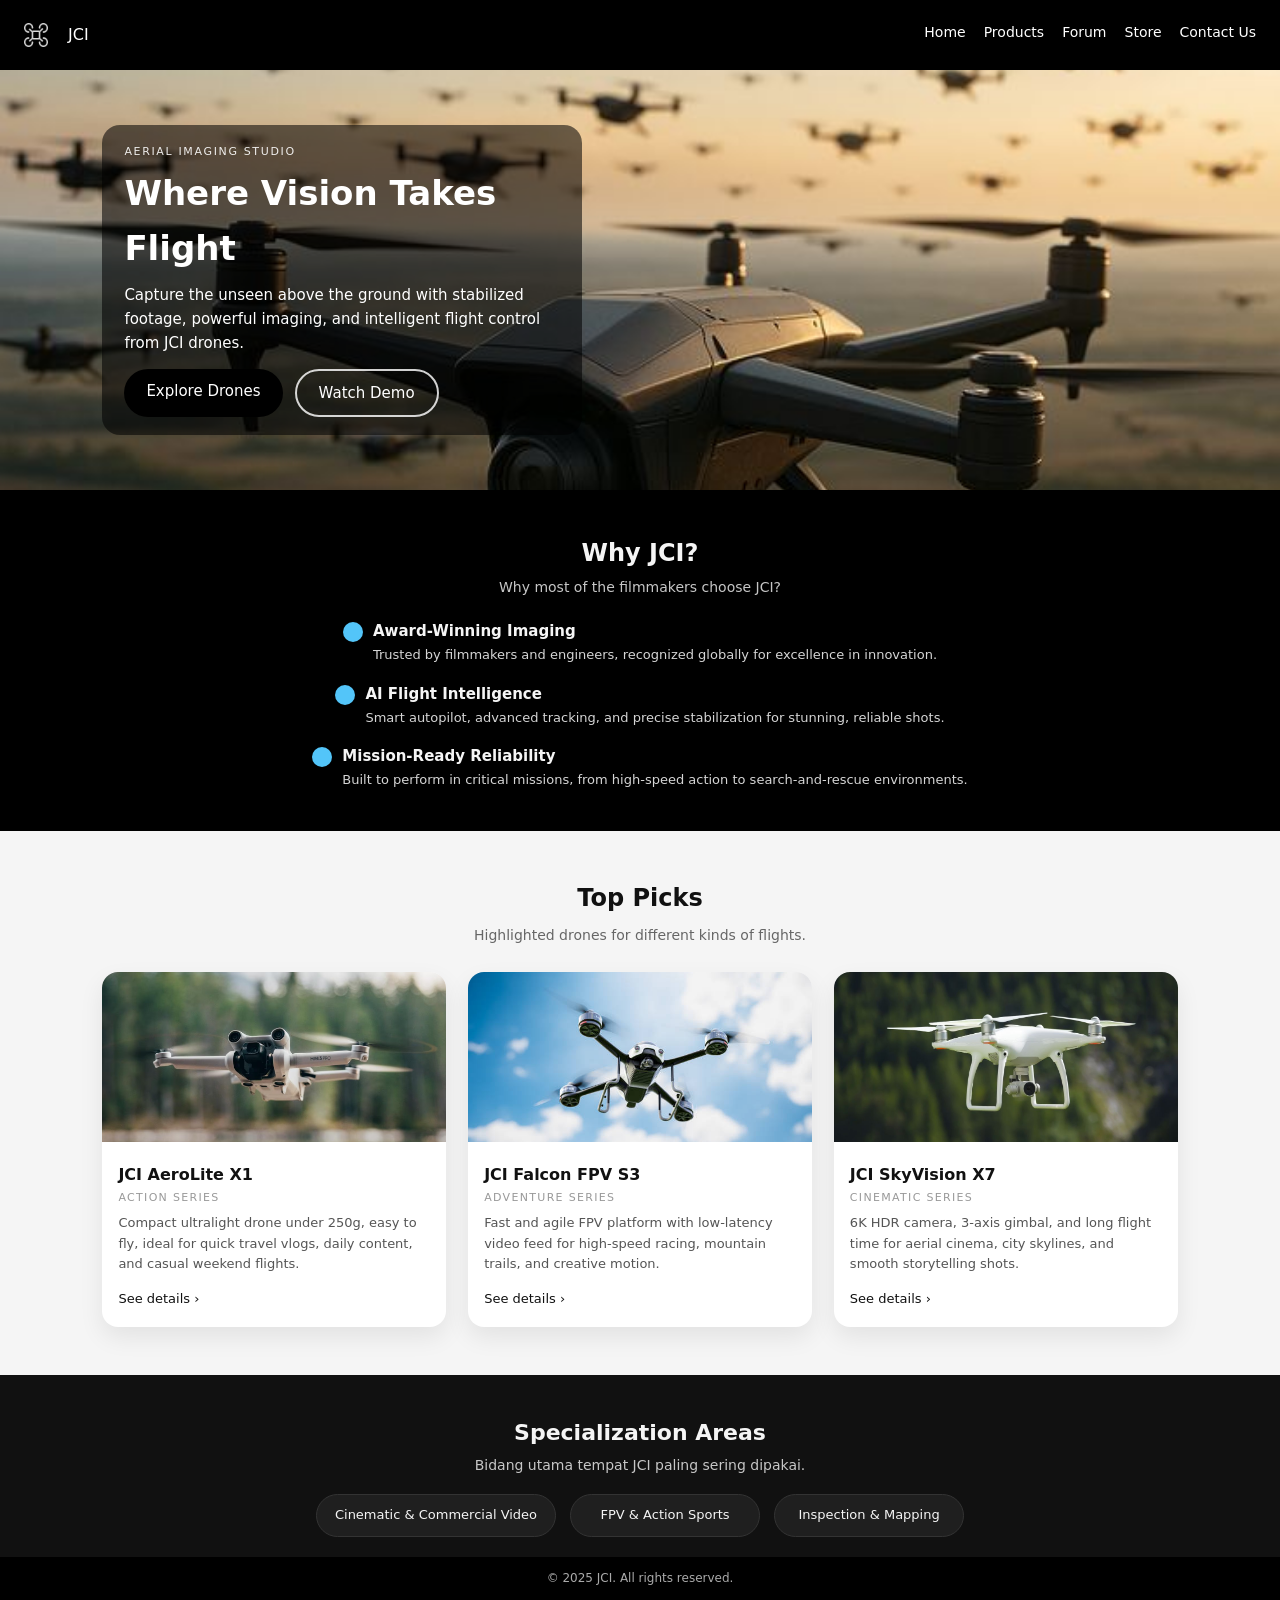
<file: jci/index.html>
<!DOCTYPE html><html lang="en"><head><meta charset="utf-8"><meta http-equiv="refresh" content="0; url=home.html"><title>JCI Drone Store</title></head><body><a href="home.html">Open JCI Drone Store</a></body></html>
</file>
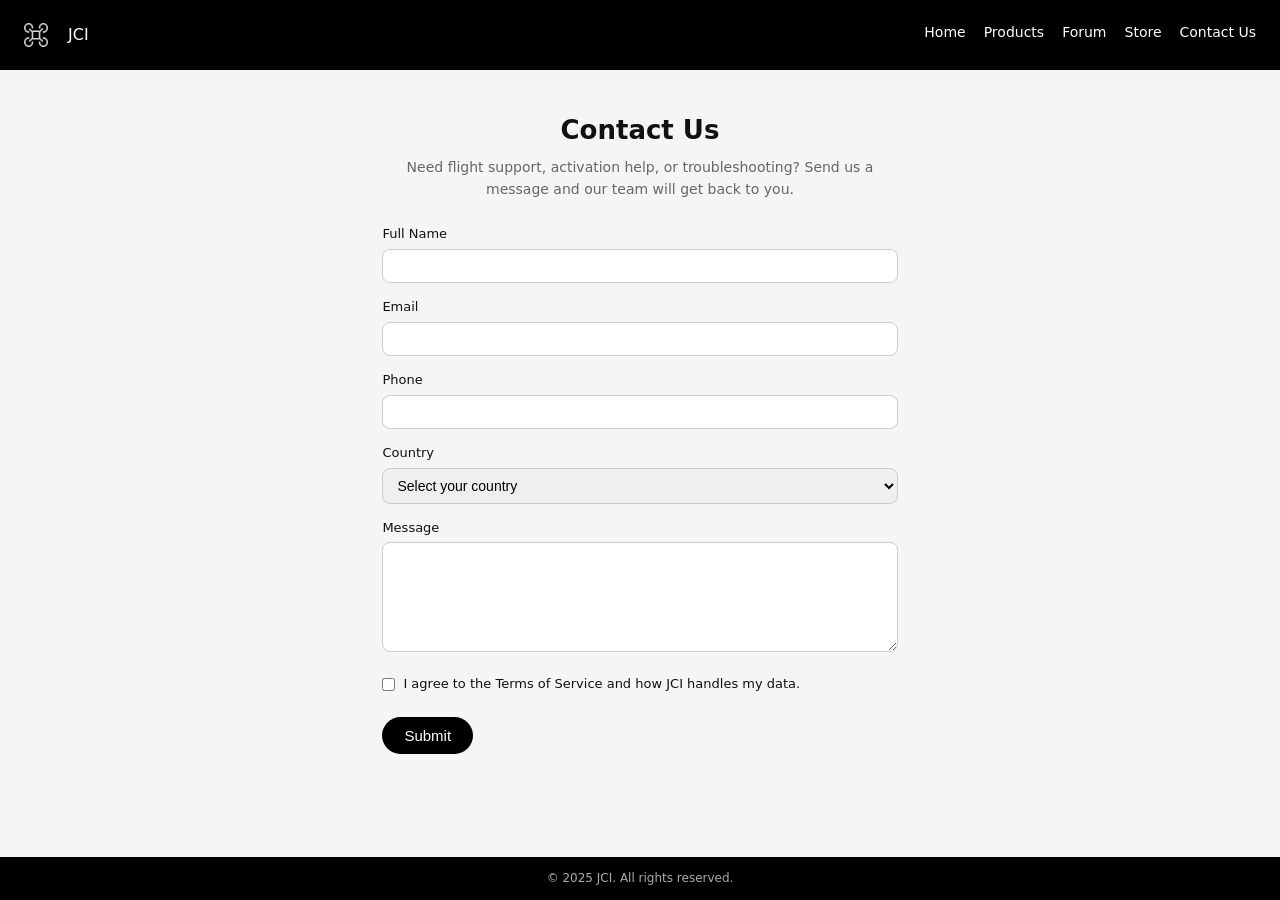
<file: jci/contact.html>
<!DOCTYPE html>
<html lang="en">
<head>
  <meta charset="UTF-8">
  <title>JCI – Contact Us</title>
  <meta name="viewport" content="width=device-width, initial-scale=1">
  <link rel="stylesheet" href="style.css">
</head>
<body>

<header class="navbar">
  <a href="home.html" class="navbar-logo">
      <img src="assets/images/logo.png" width="24" alt="JCI">
      <div>JCI</div>
  </a>

  <div class="hamburger" id="hamburger">
      &#9776;
  </div>

  <nav class="nav-links" id="navMenu">
      <a href="home.html">Home</a>
      <a href="product.html">Products</a>
      <a href="forum.html">Forum</a>
      <a href="store.html">Store</a>
      <a href="contact.html">Contact Us</a>
  </nav>
</header>


<section class="contact-wrap">
  <h1>Contact Us</h1>
   <p class="contact-sub">
    Need flight support, activation help, or troubleshooting?
    Send us a message and our team will get back to you.
  </p>

  <form id="contact-form" novalidate>
     <div class="form-field">
      <label for="fullName" class="form-label">Full Name</label>
      <input type="text" id="fullName" class="form-input">
      <div id="nameError" class="error-message"></div>
    </div>

    <div class="form-field">
      <label for="email" class="form-label">Email</label>
      <input type="text" id="email" class="form-input">
      <div id="emailError" class="error-message"></div>
    </div>

    <div class="form-field">
      <label for="phone" class="form-label">Phone</label>
      <input type="text" id="phone" class="form-input">
      <div id="phoneError" class="error-message"></div>
    </div>

    <div class="form-field">
      <label for="country" class="form-label">Country</label>
      <select id="country" class="form-select">
        <option value="">Select your country</option>
        <option value="Indonesia">Indonesia</option>
        <option value="Singapore">Singapore</option>
        <option value="Malaysia">Malaysia</option>
        <option value="Other">Other</option>
      </select>
      <div id="countryError" class="error-message"></div>
    </div>

    <div class="form-field">
      <label for="message" class="form-label">Message</label>
      <textarea id="message" class="form-textarea"></textarea>
      <div id="messageError" class="error-message"></div>
    </div>

    <div class="form-field">
      <div class="checkbox-row">
        <input type="checkbox" id="terms">
        <label for="terms">I agree to the Terms of Service and how JCI handles my data.</label>
       </div>
      <div id="termsError" class="error-message"></div>
    </div>

    <button type="submit" class="submit-btn">Submit</button>
  </form>
</section>

<footer>
  © 2025 JCI. All rights reserved.
</footer>

<script src="script.js"></script>
</body>
</html>
</file>
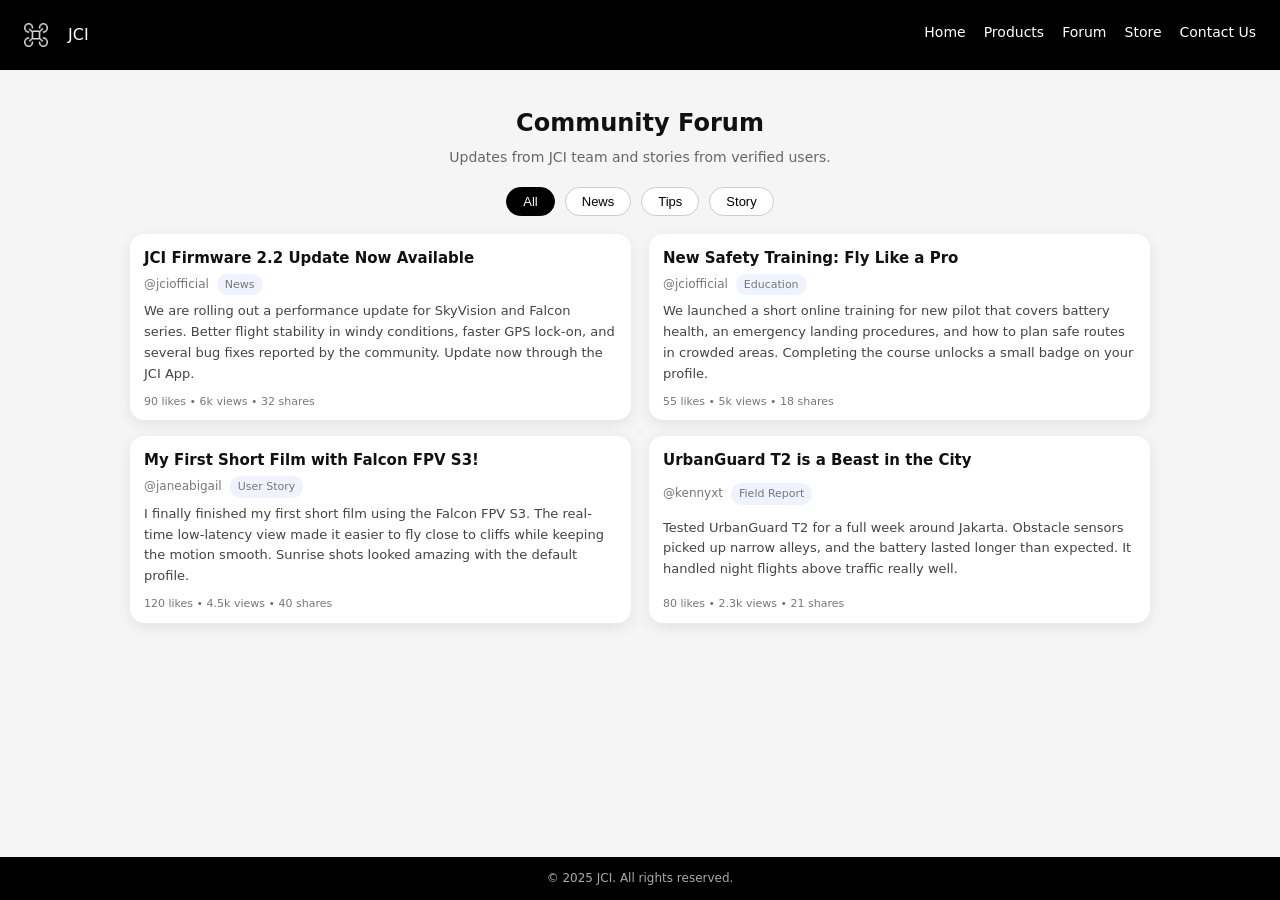
<file: jci/forum.html>
<!DOCTYPE html>
<html lang="en">
<head>
  <meta charset="UTF-8">
  <title>JCI – Forum</title>
  <meta name="viewport" content="width=device-width, initial-scale=1">
  <link rel="stylesheet" href="style.css">
</head>
<body>

<header class="navbar">
  <a href="home.html" class="navbar-logo">
      <img src="assets/images/logo.png" width="24" alt="JCI">
      <div>JCI</div>
  </a>

  <div class="hamburger" id="hamburger">
      &#9776;
  </div>

  <nav class="nav-links" id="navMenu">
      <a href="home.html">Home</a>
      <a href="product.html">Products</a>
      <a href="forum.html">Forum</a>
      <a href="store.html">Store</a>
      <a href="contact.html">Contact Us</a>
  </nav>
</header>

<section class="forum-wrap">
    <div class="forum-header">
    <h2>Community Forum</h2>
    <p>Updates from JCI team and stories from verified users.</p>
  </div>

  <div class="forum-filter">
    <button class="filter-btn forum-filter-btn active" data-category="all">All</button>
    <button class="filter-btn forum-filter-btn" data-category="news">News</button>
    <button class="filter-btn forum-filter-btn" data-category="tips">Tips</button>
    <button class="filter-btn forum-filter-btn" data-category="story">Story</button>
  </div>

  <div class="forum-list">
    <article class="forum-card news">
      <div class="forum-title">JCI Firmware 2.2 Update Now Available</div>
        <div class="forum-meta">
        <span>@jciofficial</span>
        <span class="badge">News</span>
      </div>
      <p class="forum-body">
        We are rolling out a performance update for SkyVision and Falcon series.
        Better flight stability in windy conditions, faster GPS lock-on,
        and several bug fixes reported by the community. Update now through the JCI App.
      </p>
        <div class="forum-stats">
        90 likes • 6k views • 32 shares
        </div>
    </article>

    <article class="forum-card tips">
      <div class="forum-title">New Safety Training: Fly Like a Pro</div>
       <div class="forum-meta">
        <span>@jciofficial</span>
        <span class="badge">Education</span>
      </div>
      <p class="forum-body">
        We launched a short online training for new pilot that covers battery health,
        an emergency landing procedures, and how to plan safe routes in crowded areas.
        Completing the course unlocks a small badge on your profile.
      </p>
       <div class="forum-stats">
        55 likes • 5k views • 18 shares
       </div>
    </article>

    <article class="forum-card story">
      <div class="forum-title">My First Short Film with Falcon FPV S3!</div>
       <div class="forum-meta">
        <span>@janeabigail</span>
        <span class="badge">User Story</span>
      </div>
      <p class="forum-body">
        I finally finished my first short film using the Falcon FPV S3.
        The real-time low-latency view made it easier to fly close to cliffs
        while keeping the motion smooth. Sunrise shots looked amazing with the default profile.
      </p>
       <div class="forum-stats">
        120 likes • 4.5k views • 40 shares
       </div>
    </article>

    <article class="forum-card story">
      <div class="forum-title">UrbanGuard T2 is a Beast in the City</div>
       <div class="forum-meta">
        <span>@kennyxt</span>
        <span class="badge">Field Report</span>
      </div>
      <p class="forum-body">
        Tested UrbanGuard T2 for a full week around Jakarta.
        Obstacle sensors picked up narrow alleys, and the battery lasted longer than expected.
        It handled night flights above traffic really well.
      </p>
        <div class="forum-stats">
        80 likes • 2.3k views • 21 shares
       </div>
    </article>
  </div>
</section>

<footer>
  © 2025 JCI. All rights reserved.
</footer>

<script src="script.js"></script>
</body>
</html>
</file>
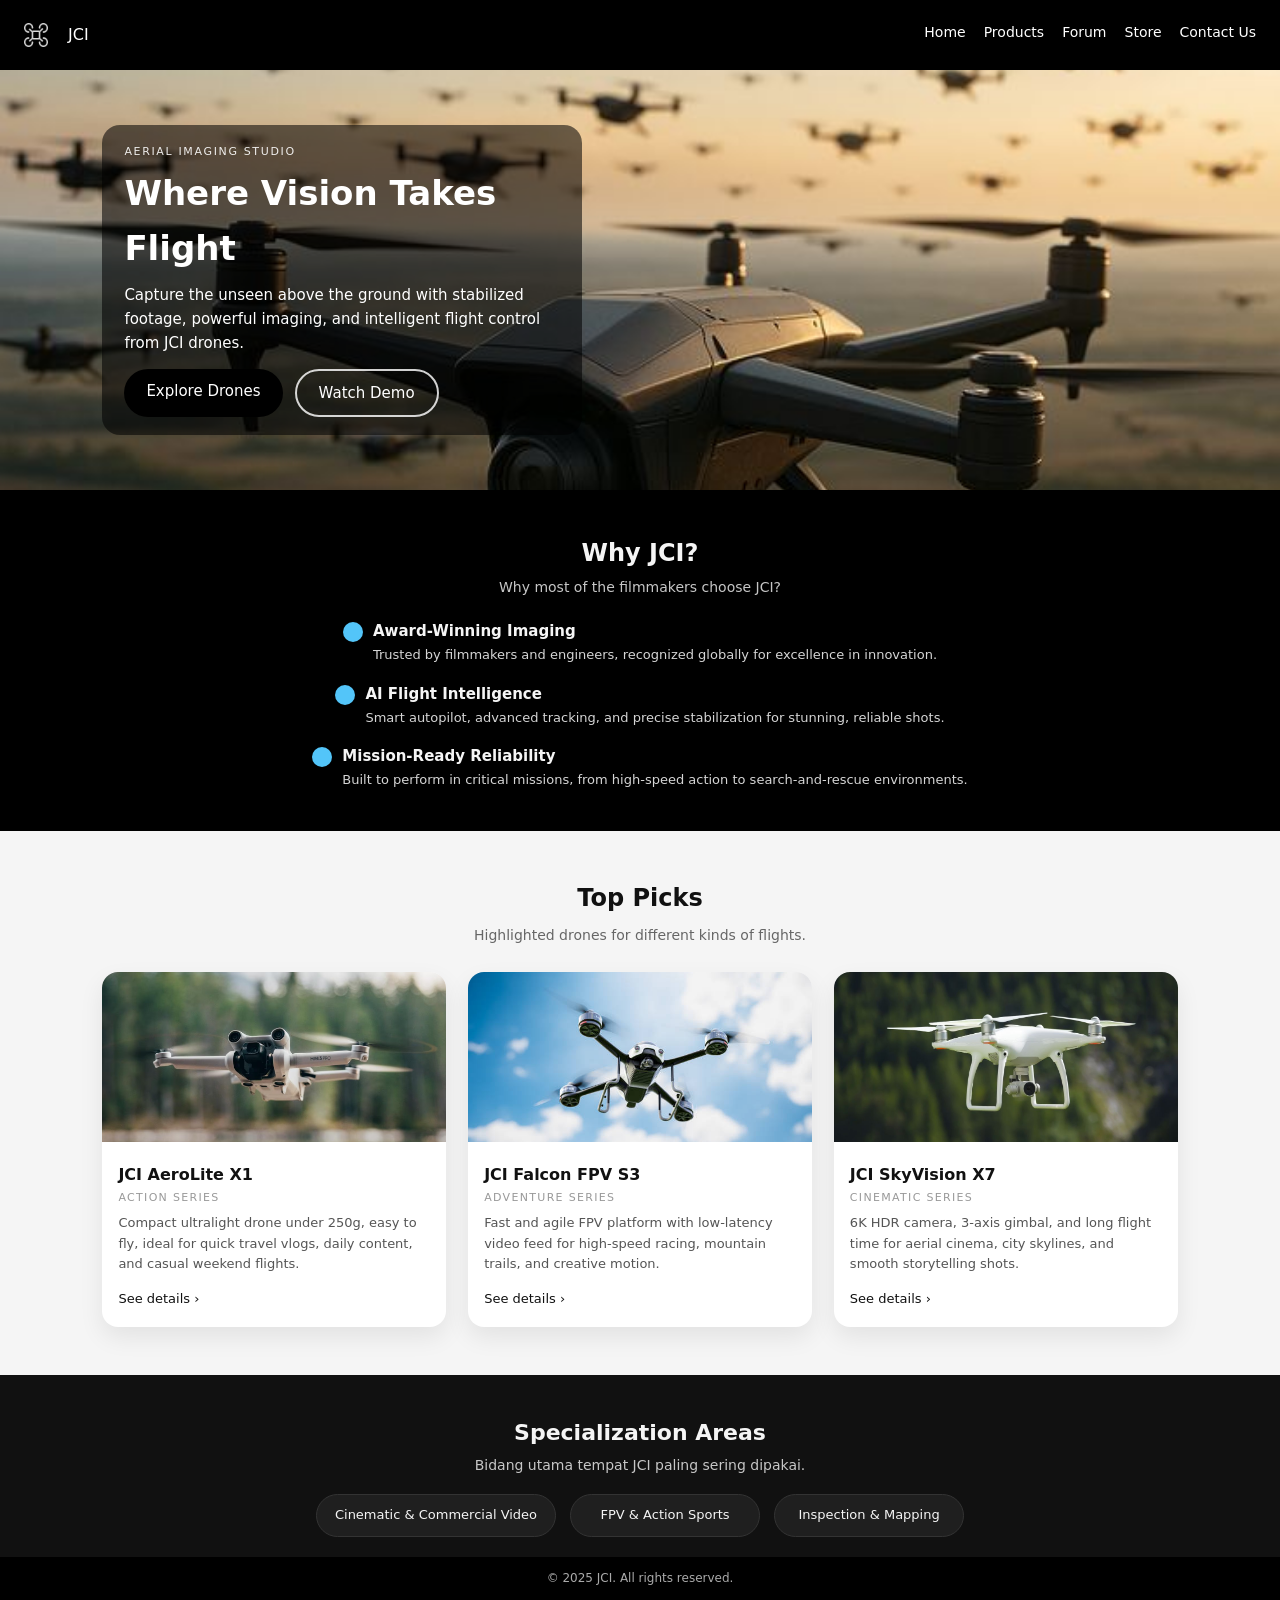
<file: jci/home.html>
<!DOCTYPE html>
<html lang="en">
<head>
  <meta charset="UTF-8">
  <title>JCI – Home</title>
  <meta name="viewport" content="width=device-width, initial-scale=1">
  <link rel="stylesheet" href="style.css">
</head>
<body>

<header class="navbar">
  <a href="home.html" class="navbar-logo">
      <img src="assets/images/logo.png" width="24" alt="JCI">
      <div>JCI</div>
  </a>

  <div class="hamburger" id="hamburger">
      &#9776;
  </div>

  <nav class="nav-links" id="navMenu">
      <a href="home.html">Home</a>
      <a href="product.html">Products</a>
      <a href="forum.html">Forum</a>
      <a href="store.html">Store</a>
      <a href="contact.html">Contact Us</a>
  </nav>
</header>

<section class="hero">
  <div class="hero-box">
    <div class="hero-kicker">Aerial Imaging Studio</div>
     <h1 class="hero-title">Where Vision Takes Flight</h1>
    <p class="hero-text">
      Capture the unseen above the ground with stabilized footage,
      powerful imaging, and intelligent flight control from JCI drones.
    </p>
    <div class="cta-row">
      <a href="product.html" class="btn-primary">Explore Drones</a>
      <a href="https://youtu.be/kcfs1-ryKWE?si=F3a7oFIz9D-ci0R7" target="_blank" class="btn-secondary">
        Watch Demo
      </a>
      </div>
  </div>
</section>

<section class="why-section">
  <h2>Why JCI?</h2>
  <p>Why most of the filmmakers choose JCI?</p>

  <div class="why-list">
    <div class="why-item">
       <div class="why-bullet"></div>
      <div class="why-text">
        <h3>Award-Winning Imaging</h3>
        <p>Trusted by filmmakers and engineers, recognized globally for excellence in innovation.</p>
      </div>
    </div>

    <div class="why-item">
      <div class="why-bullet"></div>
      <div class="why-text">
        <h3>AI Flight Intelligence</h3>
         <p>Smart autopilot, advanced tracking, and precise stabilization for stunning, reliable shots.</p>
      </div>
    </div>

    <div class="why-item">
      <div class="why-bullet"></div>
      <div class="why-text">
         <h3>Mission-Ready Reliability</h3>
        <p>Built to perform in critical missions, from high-speed action to search-and-rescue environments.</p>
      </div>
      </div>
  </div>
</section>

<section class="page-section">
  <h2>Top Picks</h2>
  <p>Highlighted drones for different kinds of flights.</p>

  <div class="card-grid">
     <article class="card">
      <img src="assets/images/drone1.jpg" alt="JCI AeroLite X1">
      <div class="card-body">
         <div class="card-title">JCI AeroLite X1</div>
        <div class="card-series">Action Series</div>
        <p class="card-desc">
          Compact ultralight drone under 250g, easy to fly, ideal for quick travel vlogs,
          daily content, and casual weekend flights.
         </p>
        <a href="product.html" class="card-link">See details ›</a>
      </div>
    </article>

    <article class="card">
      <img src="assets/images/drone2.jpg" alt="JCI Falcon FPV S3">
      <div class="card-body">
         <div class="card-title">JCI Falcon FPV S3</div>
        <div class="card-series">Adventure Series</div>
        <p class="card-desc">
          Fast and agile FPV platform with low-latency video feed for high-speed racing,
          mountain trails, and creative motion.
        </p>
         <a href="product.html" class="card-link">See details ›</a>
      </div>
    </article>

    <article class="card">
      <img src="assets/images/drone3.jpg" alt="JCI SkyVision X7">
      <div class="card-body">
          <div class="card-title">JCI SkyVision X7</div>
        <div class="card-series">Cinematic Series</div>
        <p class="card-desc">
          6K HDR camera, 3-axis gimbal, and long flight time for aerial cinema,
          city skylines, and smooth storytelling shots.
        </p>
        <a href="product.html" class="card-link">See details ›</a>
        </div>
     </article>
  </div>
</section>

<section class="spec-section">
  <h2>Specialization Areas</h2>
  <p>Bidang utama tempat JCI paling sering dipakai.</p>

  <div class="spec-list">
    <div class="spec-tag">Cinematic & Commercial Video</div>
     <div class="spec-tag">FPV & Action Sports</div>
    <div class="spec-tag">Inspection & Mapping</div>
  </div>
</section>

<footer>
  © 2025 JCI. All rights reserved.
</footer>

<script src="script.js"></script>
</body>
</html>
</file>
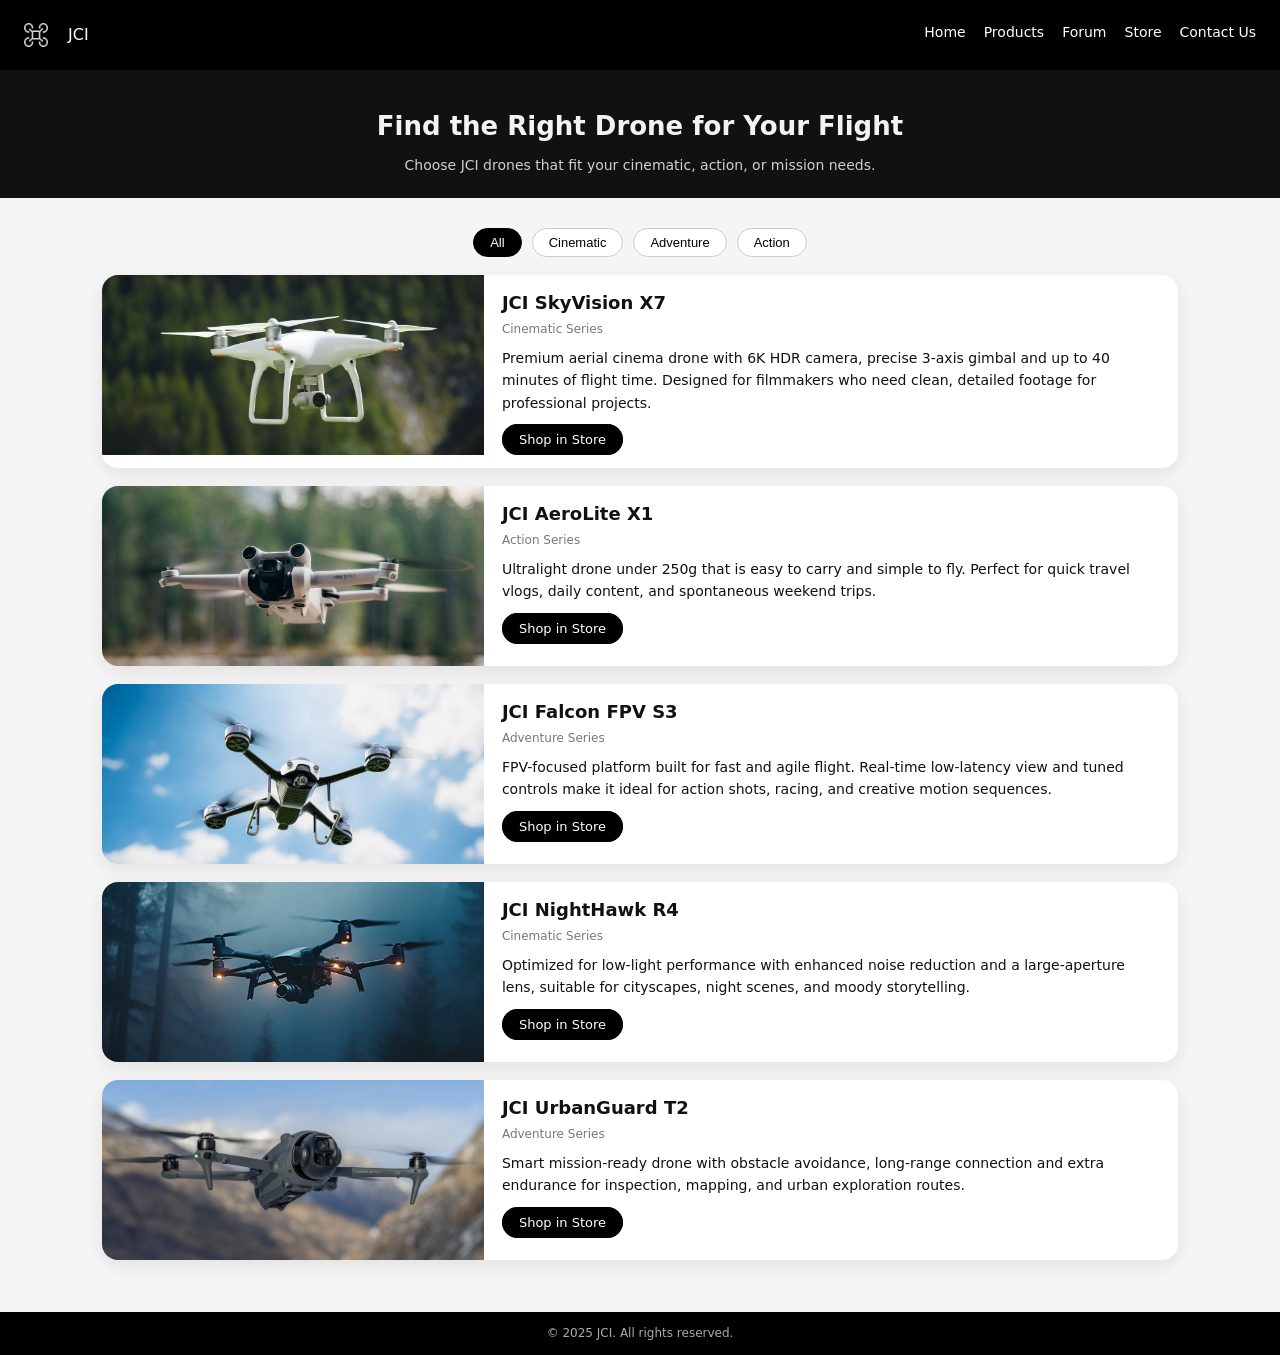
<file: jci/product.html>
<!DOCTYPE html>
<html lang="en">
<head>
  <meta charset="UTF-8">
  <title>JCI – Products</title>
  <meta name="viewport" content="width=device-width, initial-scale=1">
  <link rel="stylesheet" href="style.css">
</head>
<body>

<header class="navbar">
  <a href="home.html" class="navbar-logo">
      <img src="assets/images/logo.png" width="24" alt="JCI">
      <div>JCI</div>
  </a>

  <div class="hamburger" id="hamburger">
      &#9776;
  </div>

  <nav class="nav-links" id="navMenu">
      <a href="home.html">Home</a>
      <a href="product.html">Products</a>
      <a href="forum.html">Forum</a>
      <a href="store.html">Store</a>
      <a href="contact.html">Contact Us</a>
  </nav>
</header>

<section class="sub-hero">
  <h1>Find the Right Drone for Your Flight</h1>
  <p>Choose JCI drones that fit your cinematic, action, or mission needs.</p>
</section>

<section class="products-wrap">
  <div class="filter-row">
    <button class="filter-btn active" data-filter="All">All</button>
    <button class="filter-btn" data-filter="Cinematic">Cinematic</button>
    <button class="filter-btn" data-filter="Adventure">Adventure</button>
    <button class="filter-btn" data-filter="Action">Action</button>
  </div>

  <div class="product-list">
    <article class="product-item Cinematic">
      <img src="assets/images/drone3.jpg" alt="JCI SkyVision X7">
        <div class="product-info">
        <h2>JCI SkyVision X7</h2>
        <div class="series">Cinematic Series</div>
        <p>
          Premium aerial cinema drone with 6K HDR camera, precise 3-axis gimbal
          and up to 40 minutes of flight time. Designed for filmmakers who
          need clean, detailed footage for professional projects.
        </p>
        <a href="store.html" class="btn-small">Shop in Store</a>
      </div>
    </article>

    <article class="product-item Action">
      <img src="assets/images/drone1.jpg" alt="JCI AeroLite X1">
       <div class="product-info">
        <h2>JCI AeroLite X1</h2>
        <div class="series">Action Series</div>
        <p>
          Ultralight drone under 250g that is easy to carry and simple to fly.
          Perfect for quick travel vlogs, daily content, and spontaneous weekend trips.
        </p>
        <a href="store.html" class="btn-small">Shop in Store</a>
      </div>
    </article>

    <article class="product-item Adventure">
      <img src="assets/images/drone2.jpg" alt="JCI Falcon FPV S3">
        <div class="product-info">
        <h2>JCI Falcon FPV S3</h2>
        <div class="series">Adventure Series</div>
        <p>
          FPV-focused platform built for fast and agile flight. Real-time low-latency
          view and tuned controls make it ideal for action shots, racing,
          and creative motion sequences.
        </p>
        <a href="store.html" class="btn-small">Shop in Store</a>
      </div>
    </article>

    <article class="product-item Cinematic">
      <img src="assets/images/drone4.jpg" alt="JCI NightHawk R4">
       <div class="product-info">
        <h2>JCI NightHawk R4</h2>
        <div class="series">Cinematic Series</div>
        <p>
          Optimized for low-light performance with enhanced noise reduction
          and a large-aperture lens, suitable for cityscapes, night scenes,
          and moody storytelling.
        </p>
        <a href="store.html" class="btn-small">Shop in Store</a>
      </div>
    </article>

    <article class="product-item Adventure">
      <img src="assets/images/drone5.jpg" alt="JCI UrbanGuard T2">
       <div class="product-info">
        <h2>JCI UrbanGuard T2</h2>
        <div class="series">Adventure Series</div>
        <p>
          Smart mission-ready drone with obstacle avoidance, long-range connection
          and extra endurance for inspection, mapping, and urban exploration routes.
        </p>
        <a href="store.html" class="btn-small">Shop in Store</a>
      </div>
    </article>
  </div>
</section>

<footer>
  © 2025 JCI. All rights reserved.
</footer>

<script src="script.js"></script>
</body>
</html>
</file>
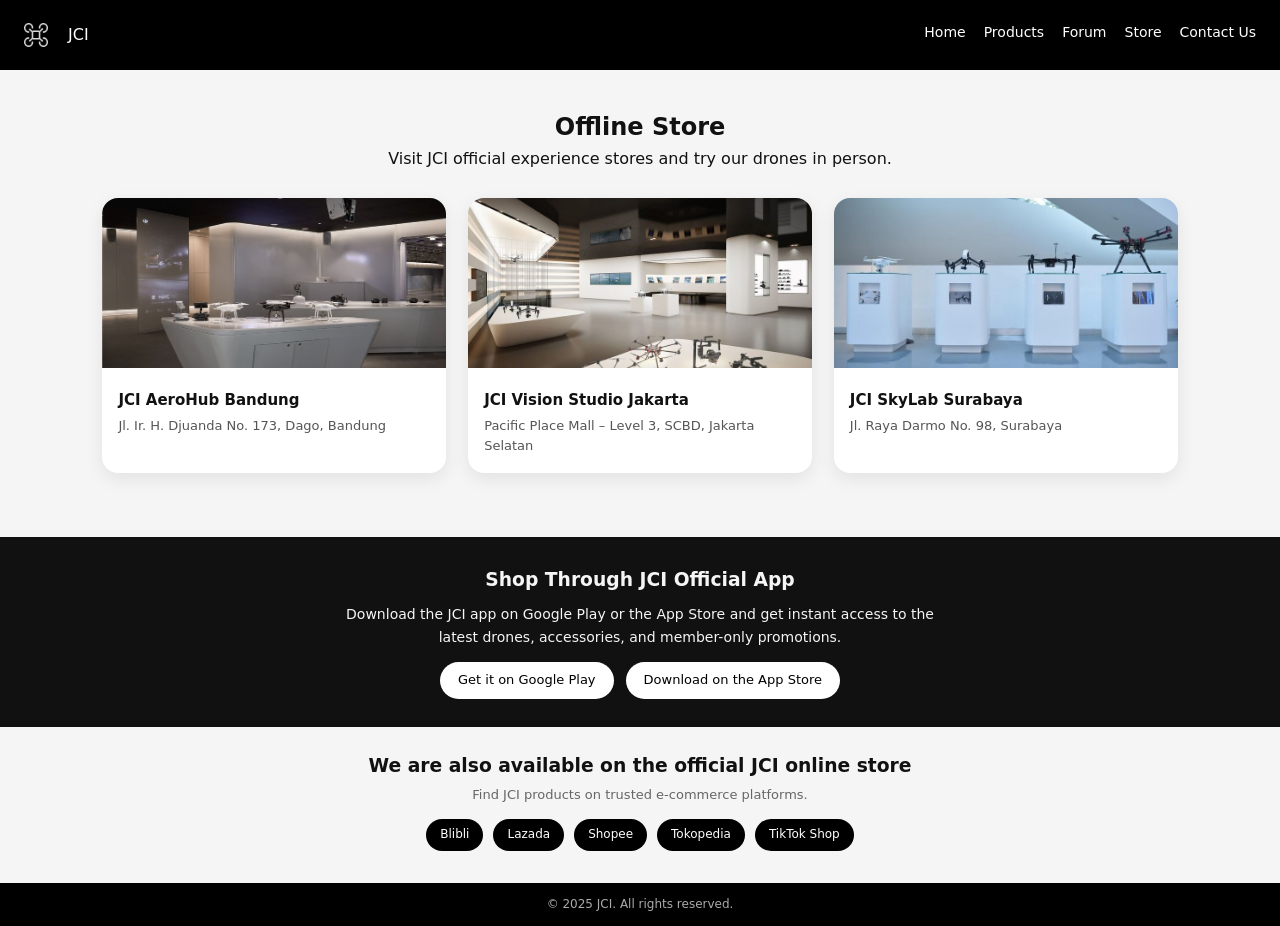
<file: jci/store.html>
<!DOCTYPE html>
<html lang="en">
<head>
  <meta charset="UTF-8">
  <title>JCI – Store</title>
  <meta name="viewport" content="width=device-width, initial-scale=1">
  <link rel="stylesheet" href="style.css">
</head>
<body>

<header class="navbar">
  <a href="home.html" class="navbar-logo">
      <img src="assets/images/logo.png" width="24" alt="JCI">
      <div>JCI</div>
  </a>

  <div class="hamburger" id="hamburger">
      &#9776;
  </div>

  <nav class="nav-links" id="navMenu">
      <a href="home.html">Home</a>
      <a href="product.html">Products</a>
      <a href="forum.html">Forum</a>
      <a href="store.html">Store</a>
      <a href="contact.html">Contact Us</a>
  </nav>
</header>

<section class="store-hero">
  <h2>Offline Store</h2>
  <p>Visit JCI official experience stores and try our drones in person.</p>

  <div class="store-grid">
    <article class="store-card">
      <img src="assets/images/store1.jpg" alt="JCI AeroHub Bandung">
      <div class="store-body">
        <div class="store-name">JCI AeroHub Bandung</div>
        <div class="store-address">
          Jl. Ir. H. Djuanda No. 173, Dago, Bandung
        </div>
      </div>
    </article>

    <article class="store-card">
      <img src="assets/images/store2.jpg" alt="JCI Vision Studio Jakarta">
      <div class="store-body">
        <div class="store-name">JCI Vision Studio Jakarta</div>
        <div class="store-address">
          Pacific Place Mall – Level 3, SCBD, Jakarta Selatan
        </div>
      </div>
    </article>

    <article class="store-card">
      <img src="assets/images/store3.jpg" alt="JCI SkyLab Surabaya">
      <div class="store-body">
        <div class="store-name">JCI SkyLab Surabaya</div>
        <div class="store-address">
          Jl. Raya Darmo No. 98, Surabaya
        </div>
      </div>
    </article>
  </div>
</section>

<section class="app-strip">
  <h3>Shop Through JCI Official App</h3>
  <p>
    Download the JCI app on Google Play or the App Store and get instant access
    to the latest drones, accessories, and member-only promotions.
  </p>
  <div class="app-buttons">
    <a href="https://play.google.com/store/games?hl=id" class="app-btn">Get it on Google Play</a>
    <a href="https://www.apple.com/app-store/" class="app-btn">Download on the App Store</a>
  </div>
</section>

<section class="ecom-strip">
  <h3>We are also available on the official JCI online store</h3>
  <p style="font-size:13px;color:#666;margin-top:4px;">
    Find JCI products on trusted e-commerce platforms.
  </p>

  <div class="ecom-badges">
    <a href="https://www.blibli.com" target="_blank" class="ecom-tag">Blibli</a>
    <a href="https://www.lazada.co.id" target="_blank" class="ecom-tag">Lazada</a>
    <a href="https://shopee.co.id" target="_blank" class="ecom-tag">Shopee</a>
    <a href="https://www.tokopedia.com" target="_blank" class="ecom-tag">Tokopedia</a>
    <a href="https://www.tiktok.com" target="_blank" class="ecom-tag">TikTok Shop</a>
  </div>
</section>

<footer>
  © 2025 JCI. All rights reserved.
</footer>

<script src="script.js"></script>
</body>
</html>
</file>
<file: jci/style.css>
*,
*::before,
*::after {
  box-sizing: border-box;
  margin: 0;
  padding: 0;
}

html, body {
  height: 100%;
}

body {
  display: flex;
  flex-direction: column;
  margin: 0;
  padding: 0;
}

html, body {
  height: 100%;
}

body {
  font-family: system-ui, -apple-system, BlinkMacSystemFont, "Segoe UI", sans-serif;
  background: #f5f5f5;
  color: #111;
  line-height: 1.6;
}

a {
  color: inherit;
}

.navbar {
  background: #000;
  color: #fff;
  padding: 12px 24px;
  display: flex;
  justify-content: space-between;
  align-items: center;
  position: fixed;
  top: 0;
  left: 0;
  height: 70px;
  width: 100%;
  z-index: 9999;
}

.navbar-logo {
  display: flex;
  align-items: center;
  gap: 10px;
  color: #fff;
  text-decoration: none;
}

.navbar-logo div {
  margin-left: 10px;
}

.nav-links {
  display: flex;
  gap: 18px;
  font-size: 14px;
}

.nav-links a {
  text-decoration: none;
  padding-bottom: 3px;
  border-bottom: 2px solid transparent;
}

.nav-links a:hover,
.nav-links a.active {
  border-bottom-color: #00c8ff;
}

.hamburger {
  display: none;
  font-size: 28px;
  cursor: pointer;
  color: #fff;
}

/* mobile */
@media (max-width: 900px) {

  .navbar {
    flex-direction: row;
  }

  .nav-links {
    display: none;
    flex-direction: column;
    position: absolute;
    top: 58px;
    right: 0;
    background: #000;
    width: 220px;
    border-radius: 0 0 0 16px;
    padding: 14px 0;
    box-shadow: 0 10px 24px rgba(0,0,0,.35);
  }

  .nav-links.show {
    display: flex;
  }

  .nav-links a {
    padding: 12px 20px;
    border-bottom: 1px solid #222;
    width: 100%;
  }

  .nav-links a:last-child {
    border-bottom: none;
  }

  /* show hamburger */
  .hamburger {
    display: block;
  }
}

.hamburger {
  display: none;
  font-size: 26px;
  color: #fff;
  cursor: pointer;
}

.hero {
  height: 80vh;
  min-height: 420px;
  background: url("assets/images/hero.jpg") center/cover no-repeat;
  display: flex;
  align-items: center;
  padding: 0 8%;
}

.hero {
  margin-top: 100px !important;
}


.hero-box {
  max-width: 480px;
  background: rgba(0, 0, 0, 0.55);
  color: #fff;
  padding: 18px 22px;
  border-radius: 18px;
}

.hero-kicker {
  font-size: 11px;
  letter-spacing: .15em;
  text-transform: uppercase;
  opacity: .9;
}

.hero-title {
  font-size: 34px;
  font-weight: 700;
  margin: 6px 0 8px;
}

.hero-text {
  font-size: 15px;
  margin-bottom: 14px;
}

.cta-row {
  display: flex;
  gap: 12px;
}

.btn-primary,
.btn-secondary {
  padding: 10px 22px;
  border-radius: 50px;
  font-size: 15px;
  font-weight: 500;
  display: inline-block;
  text-decoration: none;
}

.btn-primary {
  background: #000;
  color: #fff;
  border: none;
}

.btn-primary:hover {
  background: #fff;
  color: #000;
  border-color: #000;
}

.btn-secondary {
  border: 2px solid #ffffffd0;
  color: #fff;
}

.btn-secondary:hover {
  background: rgba(255,255,255,.14);
}

.page-section {
  padding: 48px 8%;
  text-align: center;
  flex: 1;
}

.page-section h2 {
  font-size: 24px;
  margin-bottom: 6px;
}

.page-section > p {
  font-size: 14px;
  color: #666;
}

.card-grid {
  margin-top: 26px;
  display: grid;
  grid-template-columns: repeat(auto-fit, minmax(240px, 1fr));
  gap: 22px;
}

.card {
  background: #fff;
  border-radius: 16px;
  overflow: hidden;
  box-shadow: 0 10px 24px rgba(0,0,0,.08);
  text-align: left;
}

.card img {
  width: 100%;
  height: 170px;
  object-fit: cover;
}

.card-body {
  padding: 12px 16px 16px;
}

.card-title {
  font-size: 16px;
  font-weight: 600;
}

.card-series {
  font-size: 11px;
  text-transform: uppercase;
  letter-spacing: .12em;
  color: #999;
  margin-top: 2px;
}

.card-desc {
  font-size: 13px;
  margin: 6px 0 10px;
  color: #555;
}

.card-link {
  font-size: 13px;
  text-decoration: none;
  font-weight: 500;
}

/* WHY JCI - */

.why-section {
  padding: 44px 8% 40px;
  background: #000;
  color: #f5f5f5;
}

.why-section h2 {
  text-align: center;
  font-size: 24px;
}

.why-section > p {
  text-align: center;
  font-size: 14px;
  color: #c6c6c6;
  margin-top: 4px;
}

.why-list {
  max-width: 880px;
  margin: 20px auto 0;
  display: flex;
  flex-direction: column;
  gap: 16px;
  align-items: center;
}

.why-item {
  display: flex;
  gap: 10px;
  align-items: flex-start;
}

.why-bullet {
  width: 20px;
  height: 20px;
  border-radius: 999px;
  background: #53c5f9;
  flex-shrink: 0;
  margin-top: 3px;
}

.why-text h3 {
  font-size: 15px;
  font-weight: 600;
}

.why-text p {
  font-size: 13px;
  color: #d5d5d5;
  margin-top: 2px;
}

/* spec */

.spec-section {
  padding: 40px 8% 20px;
  background: #111;
  color: #f5f5f5;
  text-align: center;
  margin-bottom: 0;
}

.spec-section h2 {
  font-size: 22px;

}

.spec-section > p {
  font-size: 14px;
  color: #c7c7c7;
  margin-top: 4px;
}

.spec-list {
  margin-top: 18px;
  display: flex;
  justify-content: center;
  gap: 14px;
  flex-wrap: wrap;
}

.spec-tag {
  padding: 10px 18px;
  border-radius: 999px;
  background: #1f1f1f;
  border: 1px solid #333;
  font-size: 13px;
  min-width: 190px;
}

/* product page */

.sub-hero {
  padding: 36px 8% 22px;
  text-align: center;
  background: #111;
  color: #f3f3f3;
}

.sub-hero h1 {
  font-size: 26px;
  margin-bottom: 6px;
  
}

.sub-hero p {
  font-size: 14px ;
  color: #d0d0d0;
}

.products-wrap {
  padding: 30px 8% 52px;
  flex: 1;
}

.filter-row {
  max-width: 1080px;
  margin: 0 auto 18px;
  display: flex;
  flex-wrap: wrap;
  justify-content: center;
  gap: 10px;
}

.filter-btn {
  padding: 6px 16px;
  border-radius: 20px;
  border: 1px solid #ccc;
  background: #fff;
  font-size: 13px;
  cursor: pointer;
}

.filter-btn.active {
  background: #000;
  color: #fff;
  border-color: #000;
}

.product-list {
  max-width: 1080px;
  margin: 0 auto;
  display: flex;
  flex-direction: column;
  gap: 18px;
}

.product-item {
  display: grid;
  grid-template-columns: 1.1fr 2fr;
  background: #fff;
  border-radius: 16px;
  overflow: hidden;
  box-shadow: 0 6px 18px rgba(0,0,0,.08);
}

.product-item img {
  width: 100%;
  height: 180px;
  object-fit: cover;
}

.product-info {
  padding: 14px 18px 16px;
  text-align: left;
}

.product-info h2 {
  font-size: 18px;
  margin-bottom: 2px;
}

.product-info .series {
  font-size: 12px;
  color: #777;
}

.product-info p {
  font-size: 14px;
  margin: 8px 0 12px;
}

.btn-small {
  padding: 7px 16px;
  border-radius: 20px;
  background: #000; 
  color: #fff;
  border: 1px solid #000;
  font-size: 13px;
  font-weight: 500;
  cursor: pointer;
  transition: 0.25s ease;
  text-decoration: none;
}

.btn-small:hover {
  background: #fff;
  color: #000;
  border-color: #000;
}


/* store page */

.store-hero {
  padding: 38px 8% 24px;
  text-align: center;
  flex: 1;
}

.store-grid {
  margin-top: 26px;
  display: grid;
  grid-template-columns: repeat(auto-fit,minmax(260px,1fr));
  gap: 22px;
}

.store-card {
  background: #fff;
  border-radius: 16px;
  overflow: hidden;
  box-shadow: 0 6px 18px rgba(0,0,0,.08);
  text-align: left;
}

.store-card img {
  width: 100%;
  height: 170px;
  object-fit: cover;
}

.store-body {
  padding: 12px 16px 16px;
}

.store-name {
  font-size: 15px;
  font-weight: 600;
}

.store-address {
  font-size: 13px;
  color: #555;
  margin-top: 4px;
}

.app-strip {
  margin-top: 40px;
  background: #111;
  color: #f5f5f5;
  padding: 28px 8%;
  text-align: center;
}

.app-strip p {
  font-size: 14px;
  max-width: 620px;
  margin: 8px auto 14px;
}

.app-buttons {
  display: flex;
  justify-content: center;
  gap: 12px;
  flex-wrap: wrap;
}

.app-btn {
  padding: 8px 18px;
  border-radius: 30px;
  font-size: 13px;
  background: #fff;
  color: #000;
  text-decoration: none;
}

.ecom-strip {
  padding: 24px 8% 32px;
  text-align: center;
}

.ecom-badges {
  margin-top: 14px;
  display: flex;
  justify-content: center;
  flex-wrap: wrap;
  gap: 10px;
}

.ecom-tag {
  padding: 6px 14px;
  border-radius: 20px;
  background: #000;
  color: #fff;
  font-size: 12px;
  text-decoration: none;
}

/* forum page */

.forum-wrap {
  padding: 34px 8% 50px;
  flex: 1;
}

.forum-header {
  text-align: center;
  margin-bottom: 18px;
}

.forum-header p {
  font-size: 14px;
  color: #666;
  margin-top: 4px;
}

.forum-filter {
  display: flex;
  justify-content: center;
  gap: 10px;
  margin-bottom: 18px;
  flex-wrap: wrap;
}

.forum-list {
  max-width: 1020px;
  margin: 0 auto;
  display: grid;
  grid-template-columns: repeat(2, minmax(0, 1fr));
  gap: 16px 18px;
  align-items: stretch;
}

.forum-card {
  background: #fff;
  border-radius: 14px;
  box-shadow: 0 4px 14px rgba(0,0,0,.08);
  padding: 12px 14px 10px;
  display: flex;
  flex-direction: column;
  justify-content: space-between;
}

.forum-title {
  font-size: 15px;
  font-weight: 600;
}

.forum-meta {
  display: flex;
  align-items: center;
  gap: 8px;
  font-size: 12px;
  margin-top: 4px;
  color: #777;
}

.badge {
  font-size: 11px;
  padding: 2px 8px;
  border-radius: 999px;
  background: #eef3ff;
}

.forum-body {
  font-size: 13px;
  margin-top: 6px;
  color: #444;
}

.forum-stats {
  font-size: 11px;
  margin-top: 8px;
  color: #777;
}

/* contact page */

.contact-wrap {
  padding: 40px 8% 50px;
  max-width: 720px;
  margin: 0 auto;
  flex: 1;
}

.contact-wrap h1 {
  font-size: 26px;
  text-align: center;
}

.contact-sub {
  font-size: 14px;
  color: #666;
  text-align: center;
  margin: 4px 0 24px;
}

.form-field {
  margin-bottom: 14px;
}

.form-label {
  display: block;
  font-size: 13px;
  margin-bottom: 4px;
}

.form-input,
.form-select,
.form-textarea {
  width: 100%;
  padding: 8px 10px;
  border-radius: 8px;
  border: 1px solid #ccc;
  font-size: 14px;
}

.form-textarea {
  min-height: 110px;
  resize: vertical;
}

.checkbox-row {
  display: flex;
  align-items: center;
  gap: 8px;
  font-size: 13px;
  margin-top: 4px;
}

.error-message {
  font-size: 12px;
  color: #c0392b;
  margin-top: 3px;
}

.submit-btn {
  margin-top: 8px;
  padding: 10px 22px;
  border-radius: 50px;
  border: none;
  background: #000;
  color: #fff;
  font-size: 15px;
  cursor: pointer;
}

.submit-btn:hover {
  background: #222;
}

footer {
  background: #000;
  color: #aaa;
  font-size: 12px;
  text-align: center;
  padding: 12px 10px;
  margin-top: 0;
}

/* responsive */

@media (max-width: 900px) {
  .hamburger {
    display: block !important;
  }

  .navbar {
    flex-direction: row !important;
    align-items: center !important;
  }

  .nav-links {
    flex-direction: column;
  }

  .hero {
    height: auto;
    min-height: 520px;
    background: url("assets/images/hero.jpg") center/cover no-repeat;
    display: flex;
    align-items: center;
    padding: 0 8%;
  }

  .forum-list {
    grid-template-columns: 1fr;
  }

  .product-item {
    grid-template-columns: 1fr;
  }
  
  .product-item img {
    height: 240px;
    width: 100%;
    object-fit: cover;
    border-radius: 12px 12px 0 0;
  }

  .cta-row {
    flex-direction: column;
    width: 100%;
    gap: 14px;
  }

  .cta-row .btn-primary,
  .cta-row .btn-secondary {
    width: 100%;
    text-align: center;
  }
}

main,
.hero,
.sub-hero,
.store-hero,
.forum-header,
.contact-wrap {
    margin-top: 70px !important;
}
</file>
